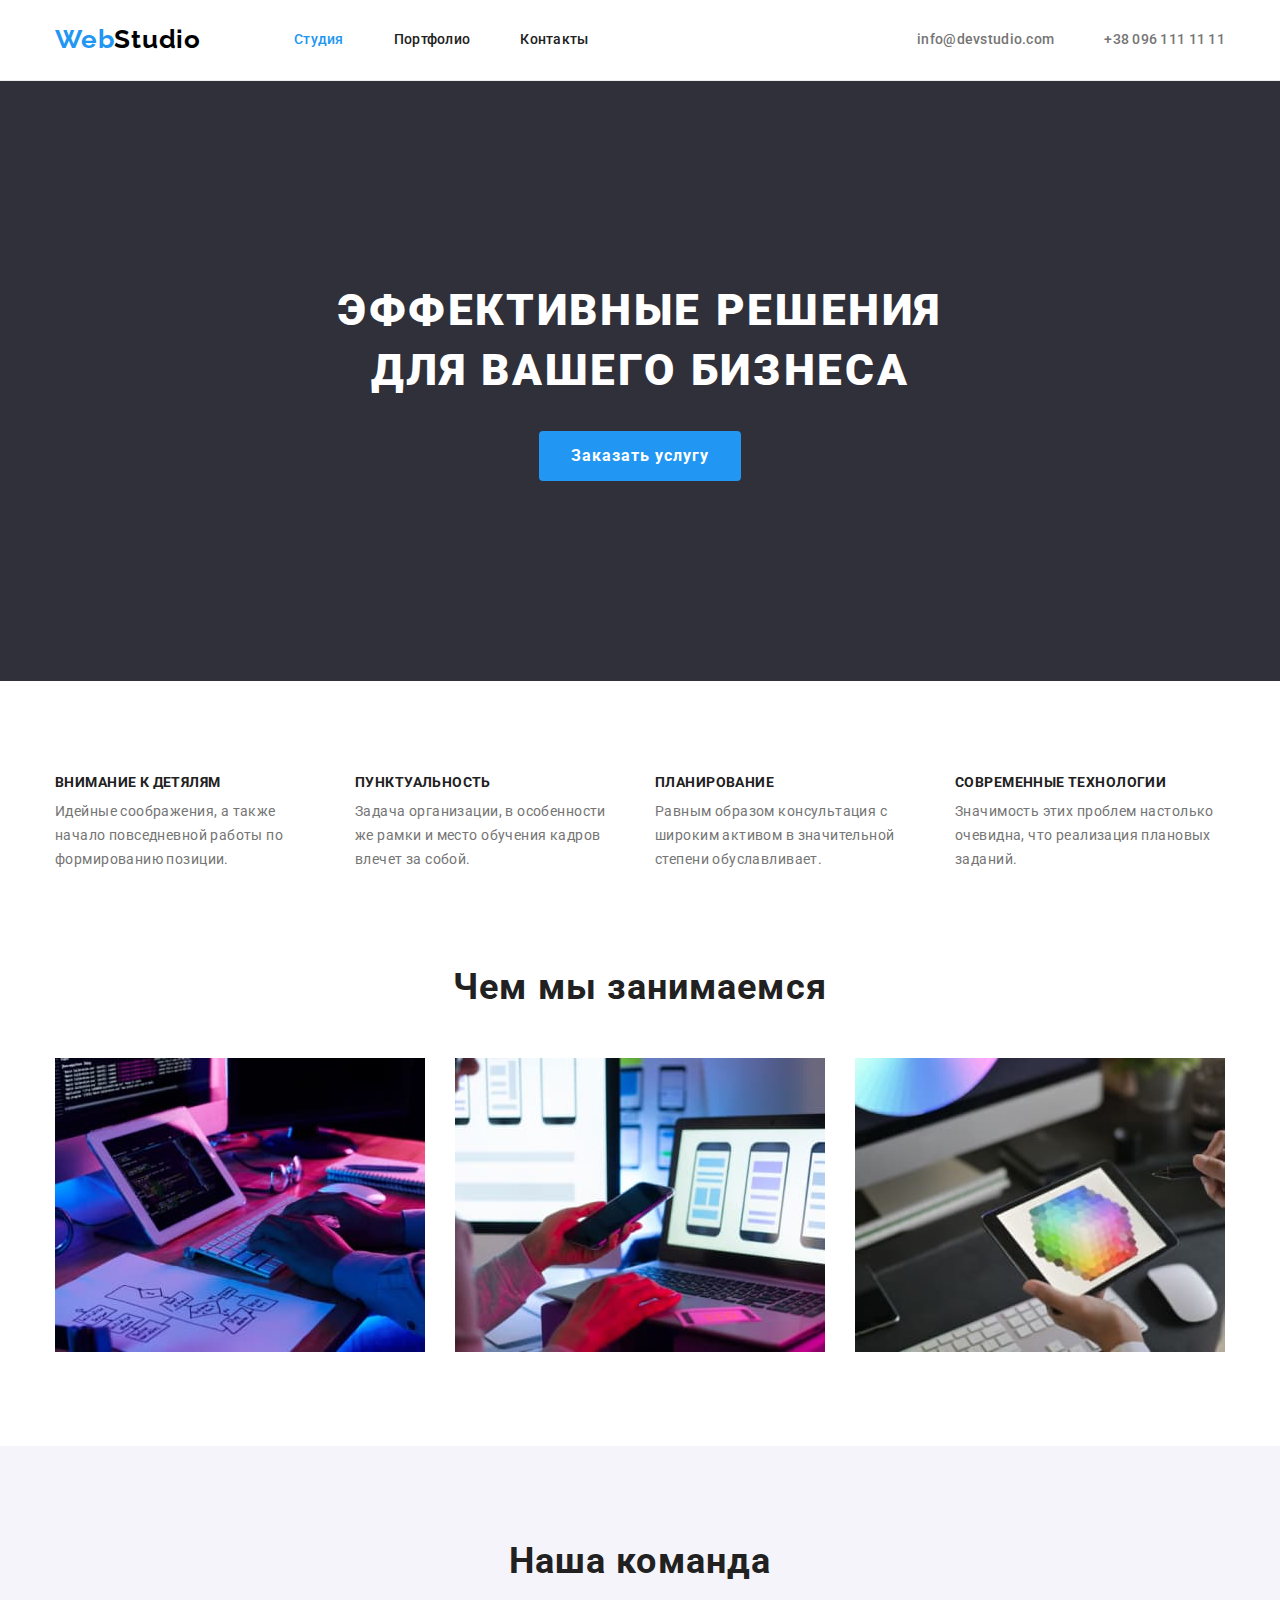
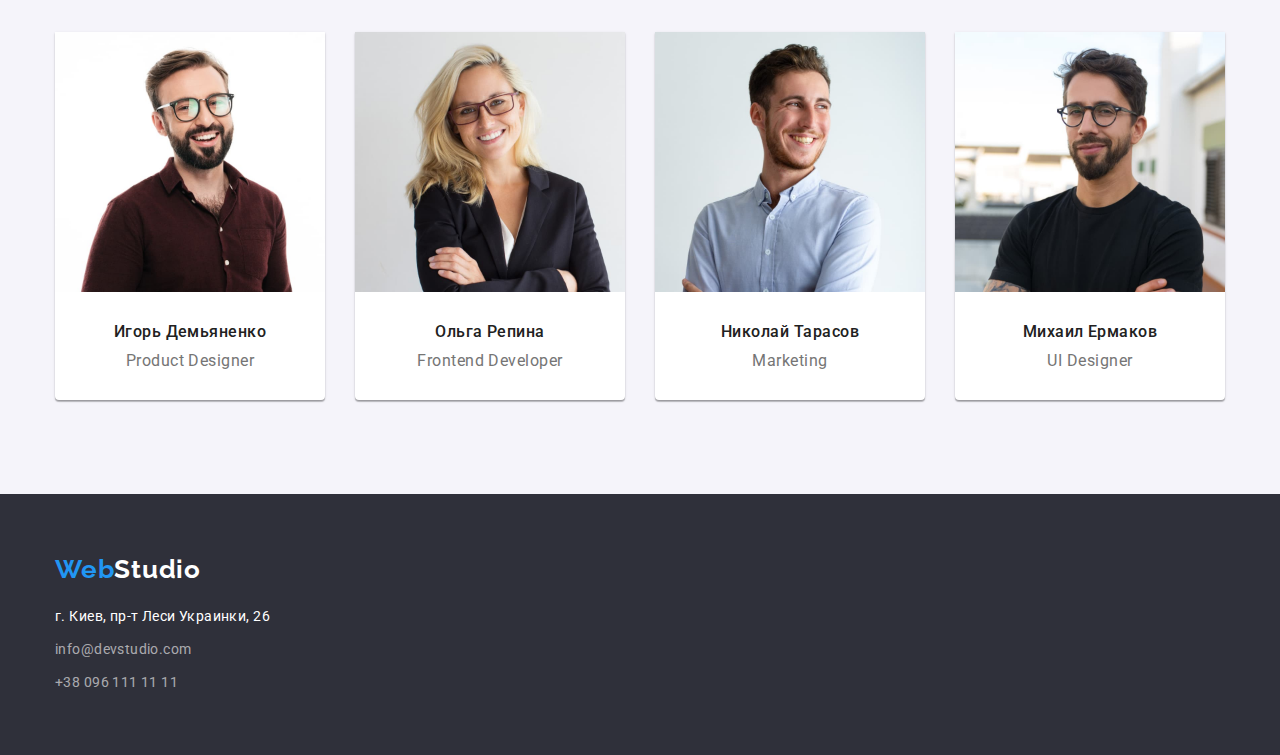
<file: index.html>
<!DOCTYPE html>
<html lang="ru">

<head>
    <meta charset="utf-8" />
    <meta name="description" content="Вебстудия" />
    <title>WebStudio</title>
    <link
        href="https://fonts.googleapis.com/css2?family=Raleway:wght@700&family=Roboto:wght@400;500;700;900&display=swap"
        rel="stylesheet" />
    <link rel="stylesheet" href="https://cdnjs.cloudflare.com/ajax/libs/modern-normalize/1.1.0/modern-normalize.min.css" />
    <link rel="stylesheet" href="./css/styles.css" />
</head>
<body>
    <header class="header">
        <div class="container">
        <a href="" class="logo primary"> <span class="accent">Web</span>Studio</a>
        <nav class="nav">
            <ul class="nav-list">
                <li class="list-item"><a href="index.html" class="nav-link current">Студия</a></li>
                <li class="list-item"><a href="portfolio.html" class="nav-link">Портфолио</a></li>
                <li class="list-item"><a href="" class="nav-link">Контакты</a></li>
            </ul>
        </nav>
        <ul class="contact-us">
            <li class="contact-us-item"><a href="mailto:info@devstudio.com" class="contact-link">info@devstudio.com</a></li>
            <li class="contact-us-item"><a href="tel:+380961111111" class="contact-link">+38 096 111 11 11</a></li>
        </ul>
        </div>
    </header>
        <main>
            <section class="section-hero">
                <div class="container">
                    <h1 class="hero-title">ЭФФЕКТИВНЫЕ РЕШЕНИЯ <br> ДЛЯ ВАШЕГО БИЗНЕСА</h1>
                    <button type="button" class="primary-button">Заказать услугу</button>
                </div>
            </section>
            <section class="section-qualities">
                <div class="container">
                <h2 class="title-none">ОСОБЕННОСТИ</h2>
                <ul class="qualities-list"> 
                    <li class="qualities-list-item">
                        <h3 class="title">ВНИМАНИЕ К ДЕТЯЛЯМ</h3>
                        <p class="description">Идейные соображения, а также начало повседневной работы по формированию позиции.</p>
                    </li>
                    <li class="qualities-list-item">
                        <h3 class="title">ПУНКТУАЛЬНОСТЬ</h3>
                        <p class="description">Задача организации, в особенности же рамки и место обучения кадров влечет за собой.</p>
                    </li>
                    <li class="qualities-list-item">
                        <h3 class="title">ПЛАНИРОВАНИЕ</h3>
                        <p class="description">Равным образом консультация с широким активом в значительной степени обуславливает.</p>
                    </li>
                    <li class="qualities-list-item">
                        <h3 class="title">СОВРЕМЕННЫЕ ТЕХНОЛОГИИ</h3>
                        <p class="description">Значимость этих проблем настолько очевидна, что реализация плановых заданий.</p>
                    </li>
                </ul>
                </div>
            </section>
            <section class="section-works">
                <div class="container">
                <h2 class="title-works">Чем мы занимаемся</h2>
                <ul class="works-list">
                    <li class="works-list-item">
                        <a href="">
                            <img
                            src="images/boxone.jpg"
                            alt="компьютер"
                            width="370"
                            />
                        </a>
                    </li>
                    <li class="works-list-item">
                        <a href="">
                            <img
                            src="images/boxtwo.jpg"
                            alt="смартфоны"
                            width="370"
                            />
                        </a>
                    </li>
                    <li class="works-list-item">
                        <a href="">
                            <img
                            src="images/boxthree.jpg"
                            alt="планшет"
                            width="370"
                            />
                        </a>
                    </li>
                </ul>
                </div>
            </section>
            <section class="section-team">
                <div class="container">
                <h2 class="section-title">Наша команда</h2>
                <ul class="team-list">
                    <li class="team-list-item">
                            <img
                            src="images/imgone.jpg"
                            alt="Игорь Демьяненко"
                            width="270"
                            />
                            <div class="team-person">
                                <p class="name"> Игорь Демьяненко </p>
                                <span class="function"> Product Designer </span>
                            </div>
                    </li>
                    <li class="team-list-item">
                            <img
                            src="images/imgtwo.jpg"
                            alt="Ольга Репина"
                            width="270"
                            />
                            <div class="team-person">
                                <p class="name"> Ольга Репина </p>
                                <span class="function"> Frontend Developer </span>
                            </div>
                    </li>
                    <li class="team-list-item">
                            <img
                            src="images/imgthree.jpg"
                            alt="Николай Тарасов"
                            width="270"
                            />
                            <div class="team-person">
                                <p class="name"> Николай Тарасов </p>
                                <span class="function"> Marketing </span>
                            </div>
                    </li>
                    <li class="team-list-item">
                            <img
                            src="images/imgfour.jpg"
                            alt="Михаил Ермаков"
                            width="270"
                            />
                            <div class="team-person">
                                <p class="name"> Михаил Ермаков </p>
                                <span class="function"> UI Designer </span>
                            </div>
                    </li>
                </ul>
                </div>
            </section>
        </main>
        <footer class="footer">
            <div class="container">
            <a href="" class="logo secondary"> <span class="accent">Web</span>Studio</a>
            <address class="address">
                <ul class="contact-list">
                    <li class="contact-list-item"> <a href="" class="locasion">г. Киев, пр-т Леси Украинки, 26</a> </li>
                    <li class="contact-list-item"><a href="mailto:info@devstudio.com" class="secondary-contact-link">info@devstudio.com</a></li>
                    <li class="contact-list-item"><a href="tel:+380961111111" class="secondary-contact-link">+38 096 111 11 11</a></li>
                </ul>
            </address>
            </div>
        </footer>
    </body>
    </html>
</file>
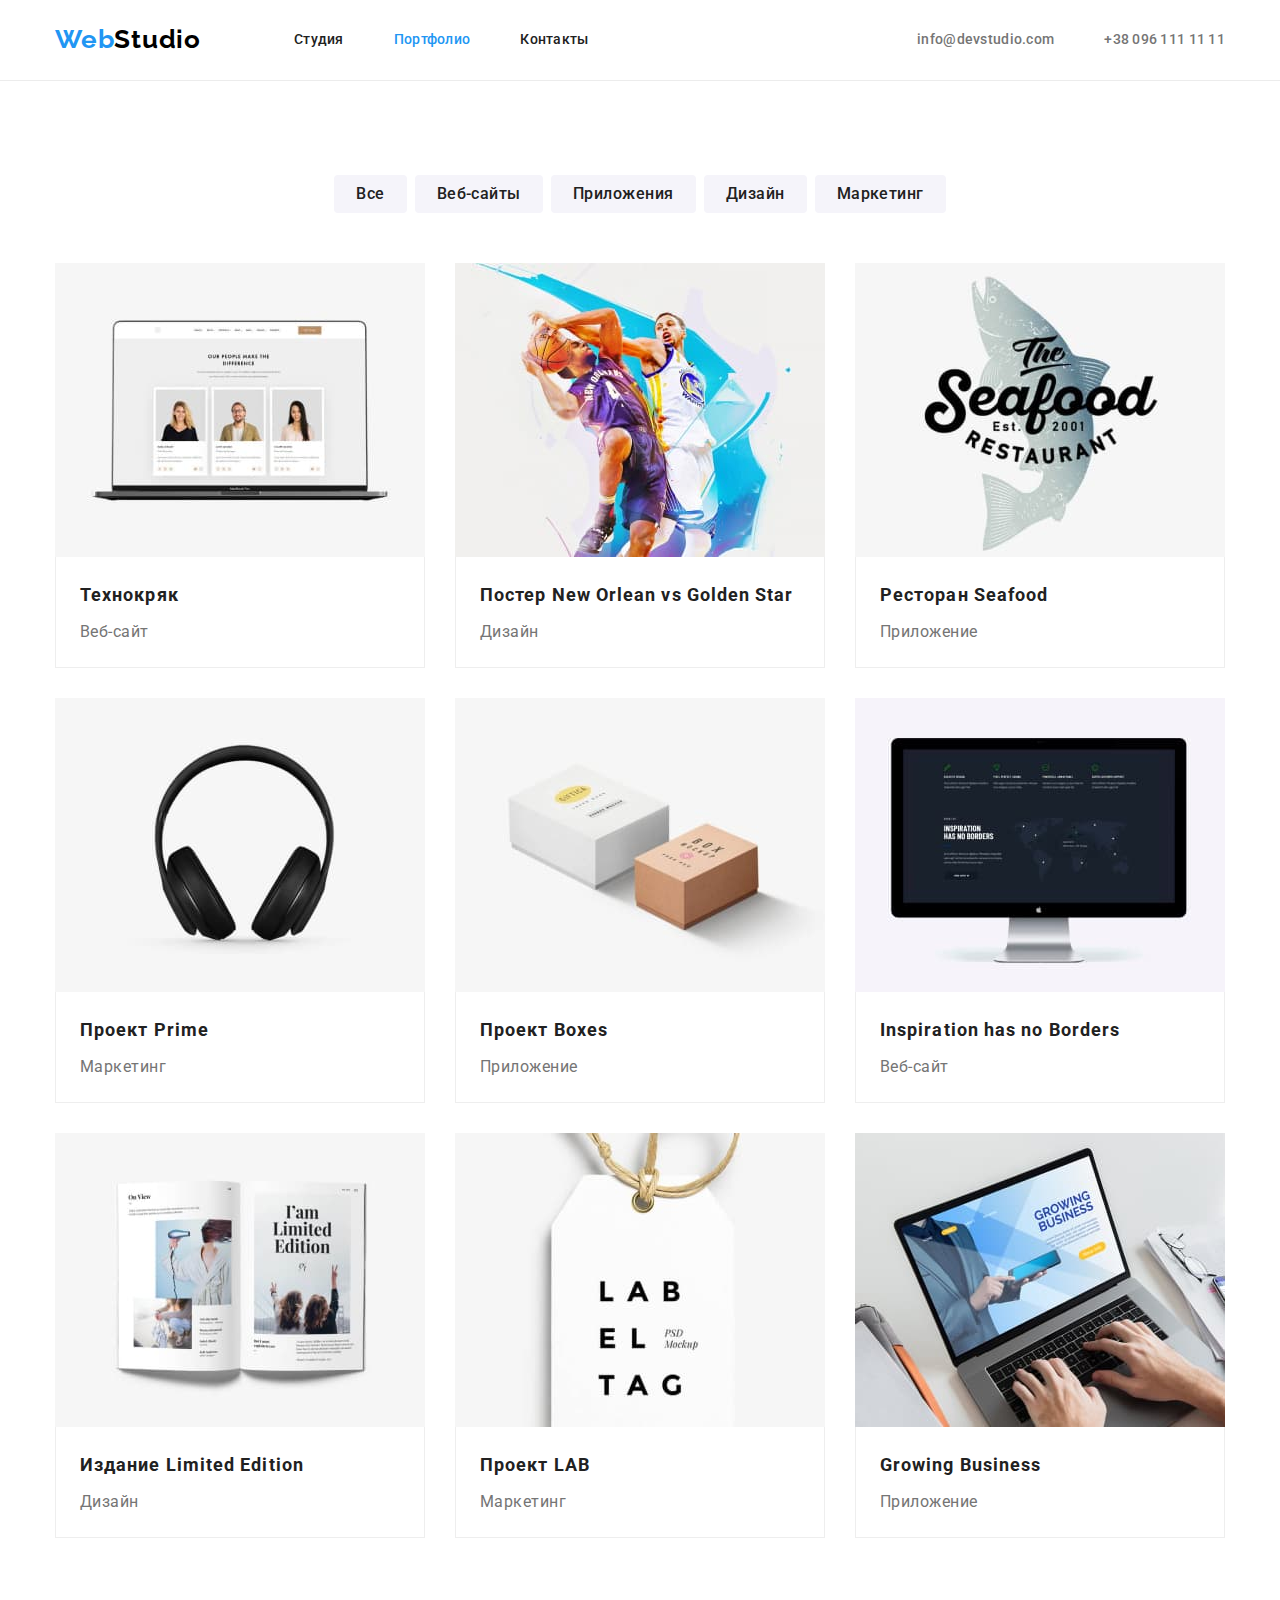
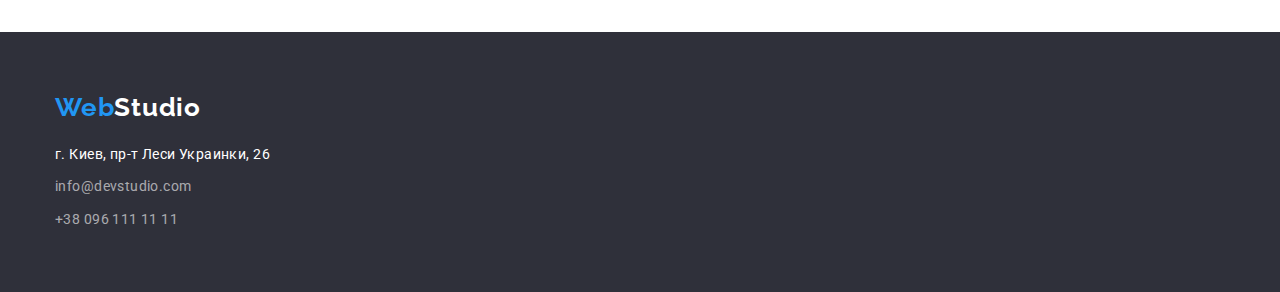
<file: portfolio.html>
<!DOCTYPE html>
<html lang="ru">

<head>
    <meta charset="utf-8" />
    <meta name="description" content="Вебстудия" />
    <title>WebStudio</title>
    <link
        href="https://fonts.googleapis.com/css2?family=Raleway:wght@700&family=Roboto:wght@400;500;700;900&display=swap"
        rel="stylesheet" />
    <link rel="stylesheet" href="https://cdnjs.cloudflare.com/ajax/libs/modern-normalize/1.1.0/modern-normalize.min.css" />
    <link rel="stylesheet" href="./css/styles.css" />
</head>

<body>
    <header class="header">
        <div class="container">
            <a href="" class="logo primary"> <span class="accent">Web</span>Studio</a>
            <nav class="nav">
                <ul class="nav-list">
                    <li class="list-item"><a href="index.html" class="nav-link">Студия</a></li>
                    <li class="list-item"><a href="portfolio.html" class="nav-link current">Портфолио</a></li>
                    <li class="list-item"><a href="" class="nav-link">Контакты</a></li>
                </ul>
            </nav>
            <ul class="contact-us">
                <li class="contact-us-item"><a href="mailto:info@devstudio.com" class="contact-link">info@devstudio.com</a></li>
                <li class="contact-us-item"><a href="tel:+380961111111" class="contact-link">+38 096 111 11 11</a></li>
            </ul>
        </div>
    </header>
    <main>
        <section class="section-projects">
            <div class="container">
            <h1 class="title-none">Наши проекты</h1>
            <ul class="filter-project-list">
                <li class="filter-project-item"><button type="button" class="secondary-button">Все</button></li>
                <li class="filter-project-item"><button type="button" class="secondary-button">Веб-сайты</button></li>
                <li class="filter-project-item"><button type="button" class="secondary-button">Приложения</button></li>
                <li class="filter-project-item"><button type="button" class="secondary-button">Дизайн</button></li>
                <li class="filter-project-item"><button type="button" class="secondary-button">Маркетинг</button></li>
            </ul>
            <ul class="projects-list">
                <li class="projects-item">
                    <a href="" class="project"> <img src="images/tehnocryak.jpg" alt="Технокряк веб-сайт" width="370" />
                    <div class="project-describing">
                        <p class="project-name"> Технокряк </p>
                        <span class="project-type">Веб-сайт</span>
                    </div>
                    </a>
                </li>
                <li class="projects-item">
                    <a href="" class="project"> <img src="images/neworlean.jpg" alt="Постер New Orlean vs Golden Star" width="370" />
                    <div class="project-describing">
                        <p class="project-name"> Постер New Orlean vs Golden Star </p>
                        <span class="project-type"> Дизайн </span>
                    </div>
                    </a>
                </li>
                <li class="projects-item">
                    <a href="" class="project"> <img src="images/restoranseafood.jpg" alt="Приложение Ресторан Seafood" width="370" />
                    <div class="project-describing">
                        <p class="project-name"> Ресторан Seafood </p>
                        <span class="project-type"> Приложение </span>
                    </div>
                    </a>
                </li>
                <li class="projects-item">
                    <a href="" class="project"> <img src="images/proectprime.jpg" alt="Проект Prime" width="370" />
                    <div class="project-describing">
                        <p class="project-name"> Проект Prime </p>
                        <span class="project-type"> Маркетинг </span>
                    </div>
                    </a>
                </li>
                <li class="projects-item">
                    <a href="" class="project"> <img src="images/proectboxes.jpg" alt="Проект Boxes" width="370" />
                    <div class="project-describing">
                        <p class="project-name"> Проект Boxes </p>
                         <span class="project-type">Приложение</span>
                    </div>
                    </a>
                </li>
                <li class="projects-item">
                    <a href="" class="project"> <img src="images/Inspirationhasnoborders.jpg" alt="Inspiration has no Borders" width="370" />
                    <div class="project-describing">
                        <p class="project-name"> Inspiration has no Borders </p>
                        <span class="project-type"> Веб-сайт </span>
                    </div>
                    </a>
                </li>
                <li class="projects-item">
                    <a href="" class="project"> <img src="images/limitededition.jpg" alt="Издание Limited Edition" width="370" />
                    <div class="project-describing">
                        <p class="project-name">Издание Limited Edition</p>
                        <span class="project-type"> Дизайн </span>
                    </div>
                    </a>
                </li>
                <li class="projects-item">
                    <a href="" class="project"> <img src="images/proectlab.jpg" alt="Проект LAB" width="370" />
                    <div class="project-describing">
                        <p class="project-name"> Проект LAB </p>
                        <span class="project-type"> Маркетинг </span>
                    </div>
                    </a>
                </li>
                <li class="projects-item">
                    <a href="" class="project"> <img src="images/growingbusiness.jpg" alt="Приложение Growing Business" width="370" />
                    <div class="project-describing">
                        <p class="project-name"> Growing Business </p>
                        <span class="project-type"> Приложение </span>
                    </div>
                    </a>
                </li>
            </ul>
            </div>
        </section>
    </main>
    <footer class="footer">
        <div class="container">
            <a href="" class="logo secondary"> <span class="accent">Web</span>Studio</a>
            <address class="address">
                <ul class="contact-list">
                    <li class="contact-list-item"> <a href="" class="locasion">г. Киев, пр-т Леси Украинки, 26</a> </li>
                    <li class="contact-list-item"><a href="mailto:info@devstudio.com"
                            class="secondary-contact-link">info@devstudio.com</a></li>
                    <li class="contact-list-item"><a href="tel:+380961111111" class="secondary-contact-link">+38 096 111 11
                            11</a></li>
                </ul>
            </address>
        </div>
    </footer>
</body>
</html>
</file>
<file: css/styles.css>
:root {
  --primary-text-color: #757575;
  --secondary-text-color: rgba(255, 255, 255, 0.6);
  --third-text-color: rgba(255, 255, 255, 1);
  --primary-title-text-color: #212121;
  --secondary-title-text-color: #000000;
  --third-title-text-color: #ffffff;
  --accent-color: #2196f3;
  --primary-background-color: rgba(255, 255, 255, 1);
  --secondary-background-color: rgba(47, 48, 58, 1);
  --third-background-color: rgba(245, 244, 250, 1);
  --fourth-background-color: #2196f3;
  --primary-border-color: #ececec;
  --secondary-border-color: #eeeeee;
}

body {
  background-color: var(--primary-background-color);
  color: var(--primary-text-color);

  font-family: Roboto, Arial, sans-serif;
  font-size: 14px;
}

h1,
h2,
h3,
p {
  margin: 0px;
}

ul {
  padding: 0px;
  margin: 0px;
  list-style-type: none;
}

img {
  display: block;
  height: auto;
  width: 100%;
}

a {
  text-decoration: none;
}

address {
  font-style: normal;
}

.container {
  margin: 0 auto;
  width: 1200px;
  padding: 0 15px;
}

.header {
  padding: 24px 0 25px;
  border-bottom: 1px solid var(--primary-border-color);
}

.header .container {
  display: flex;
  align-items: center;
}

/* Logo */
.logo {
  color: var(--secondary-title-text-color);

  font-family: Raleway, sans-serif;
  font-weight: 700;
  font-size: 26px;
  line-height: 1.19;
  letter-spacing: 0.03em;
}

.logo.secondary {
  color: var(--third-title-text-color);
}

.accent {
  color: var(--accent-color);

  font-family: Raleway, sans-serif;
  font-weight: 700;
  font-size: 26px;
  line-height: 1.19;
  letter-spacing: 0.03em;
  text-decoration: none;
}

.logo:hover,
.logo:focus {
  color: var(--accent-color);
}

/* nav */

.nav {
  margin-left: 93px;
}

.nav-list {
  display: flex;
}

.nav-link {
  display: block;
  color: var(--primary-title-text-color);

  font-weight: 500;
  font-size: 14px;
  line-height: 1.15;
  letter-spacing: 0.02em;
}

.nav-link:hover,
.nav-link:focus {
  color: var(--accent-color);
}

.nav-link.current {
  color: var(--accent-color);
}

.list-item:not(:first-child) {
  margin-left: 50px;
}

/* contact-us */

.contact-us {
  display: flex;
  margin-left: auto;
}

.contact-us .contact-link {
  color: var(--primary-text-color);

  font-weight: 500;
  font-size: 14px;
  line-height: 1.15;
  letter-spacing: 0.02em;
}

.contact-us .contact-link:hover,
.contact-us .contact-link:focus {
  color: var(--accent-color);
}

.contact-us-item:not(:first-child) {
  margin-left: 50px;
}

/* hero */

.section-hero {
  background-color: var(--secondary-background-color);
  padding: 200px 0;
}

.hero-title {
  color: var(--third-title-text-color);

  font-weight: 900;
  font-size: 44px;
  line-height: 1.36;
  text-align: center;
  letter-spacing: 0.06em;
  text-transform: uppercase;

  width: 696px;
  margin: 0 auto 30px;
}

/* button */

.primary-button {
  color: var(--third-title-text-color);
  background-color: var(--fourth-background-color);

  font-weight: 700;
  font-size: 16px;
  line-height: 1.87;
  letter-spacing: 0.06em;

  display: block;
  padding: 10px 32px;
  border-radius: 4px;
  border: none;

  margin: auto;
}

.secondary-button {
  color: var(--primary-title-text-color);
  background-color: var(--third-background-color);

  font-weight: 500;
  font-size: 16px;
  line-height: 1.62;
  text-align: center;
  letter-spacing: 0.03em;

  display: block;
  padding: 6px 22px;
  border-radius: 4px;
  border: none;
}

.secondary-button:hover,
.secondary-button:focus {
  color: var(--third-title-text-color);
  background-color: var(--fourth-background-color);
}

/* Section-qualities */

.section-qualities,
.section-projects {
  padding: 94px 0;
}

.qualities-list {
  display: flex;
  justify-content: space-between;
}

.qualities-list-item {
  width: 270px;
}

.title {
  color: var(--primary-title-text-color);

  font-weight: bold;
  font-size: 14px;
  line-height: 1.14;
  letter-spacing: 0.03em;

  width: 270px;
  margin-bottom: 10px;
}

.description {
  color: var(--primary-text-color);

  font-size: 14px;
  line-height: 1.7;
  letter-spacing: 0.03em;

  width: 270px;
}

/* section-works */

.section-works {
  padding-bottom: 94px;
}

.title-works {
  color: var(--primary-title-text-color);

  font-weight: bold;
  font-size: 36px;
  line-height: 1.17;
  text-align: center;
  letter-spacing: 0.03em;

  margin-bottom: 50px;
}

.works-list {
  display: flex;
  justify-content: space-between;
}

/* team */

.section-team {
  background-color: var(--third-background-color);
  padding: 94px 0;
}

.section-title {
  color: var(--primary-title-text-color);

  font-weight: 700;
  font-size: 36px;
  line-height: 1.17;
  text-align: center;
  letter-spacing: 0.03em;

  margin-bottom: 50px;
}

.team-list {
  display: flex;
  justify-content: space-between;
  align-items: center;
}

.team-list-item {
  width: 270px;

  background: var(--third-title-text-color);

  box-shadow: 0px 1px 3px rgba(0, 0, 0, 0.12), 0px 1px 1px rgba(0, 0, 0, 0.14),
    0px 2px 1px rgba(0, 0, 0, 0.2);
  border-radius: 0px 0px 4px 4px;
}

.team-person {
  padding: 30px 0px;
}

.name {
  color: var(--primary-title-text-color);

  font-weight: 500;
  font-size: 16px;
  line-height: 1.19;
  text-align: center;
  letter-spacing: 0.03em;

  margin-bottom: 10px;
}

.function {
  color: var(--primary-text-color);

  font-size: 16px;
  line-height: 1.19;
  text-align: center;
  letter-spacing: 0.03em;

  display: block;
}

/* footer */

.footer {
  background-color: var(--secondary-background-color);

  padding: 60px 0;
}

.address {
  margin-top: 20px;
}

.locasion {
  color: var(--third-text-color);

  font-size: 14px;
  line-height: 1.71;
  letter-spacing: 0.03em;
}

.locasion:hover,
.locasion:focus {
  color: var(--accent-color);
}

.secondary-contact-link {
  color: var(--secondary-text-color);

  font-size: 14px;
  line-height: 1.71;
  letter-spacing: 0.03em;
}

.secondary-contact-link:hover,
.secondary-contact-link:focus {
  color: var(--accent-color);
}

.contact-list-item:not(:last-child) {
  margin-bottom: 9px;
}

/* projects */

.filter-project-list {
  display: flex;
  justify-content: center;
  margin-bottom: 50px;
}

.filter-project-item:not(:first-child) {
  margin-left: 8px;
}

.projects-list {
  display: flex;
  flex-wrap: wrap;
}

.project-describing {
  padding: 20px 24px;
  border: 1px solid var(--secondary-border-color);
  border-top: none;
}

.project {
  display: block;
  width: 370px;
  background: var(--third-title-text-color);
  text-decoration: none;
}

.projects-item:not(:nth-last-child(-n + 3)) {
  margin-bottom: 30px;
}

.projects-item:not(:nth-child(3n)) {
  margin-right: 30px;
}

.project-name {
  color: var(--primary-title-text-color);

  font-weight: 700;
  font-size: 18px;
  line-height: 2;
  letter-spacing: 0.06em;

  margin-bottom: 4px;
}

.project-name:hover,
.project-name:focus {
  color: var(--accent-color);
}

.project-type {
  color: var(--primary-text-color);

  font-size: 16px;
  line-height: 1.87;
  letter-spacing: 0.03em;
  text-decoration: none;
}

.project-type:hover,
.project-type:focus {
  color: var(--accent-color);
}

.title-none {
  visibility: hidden;
  font-size: 0;
}
</file>
